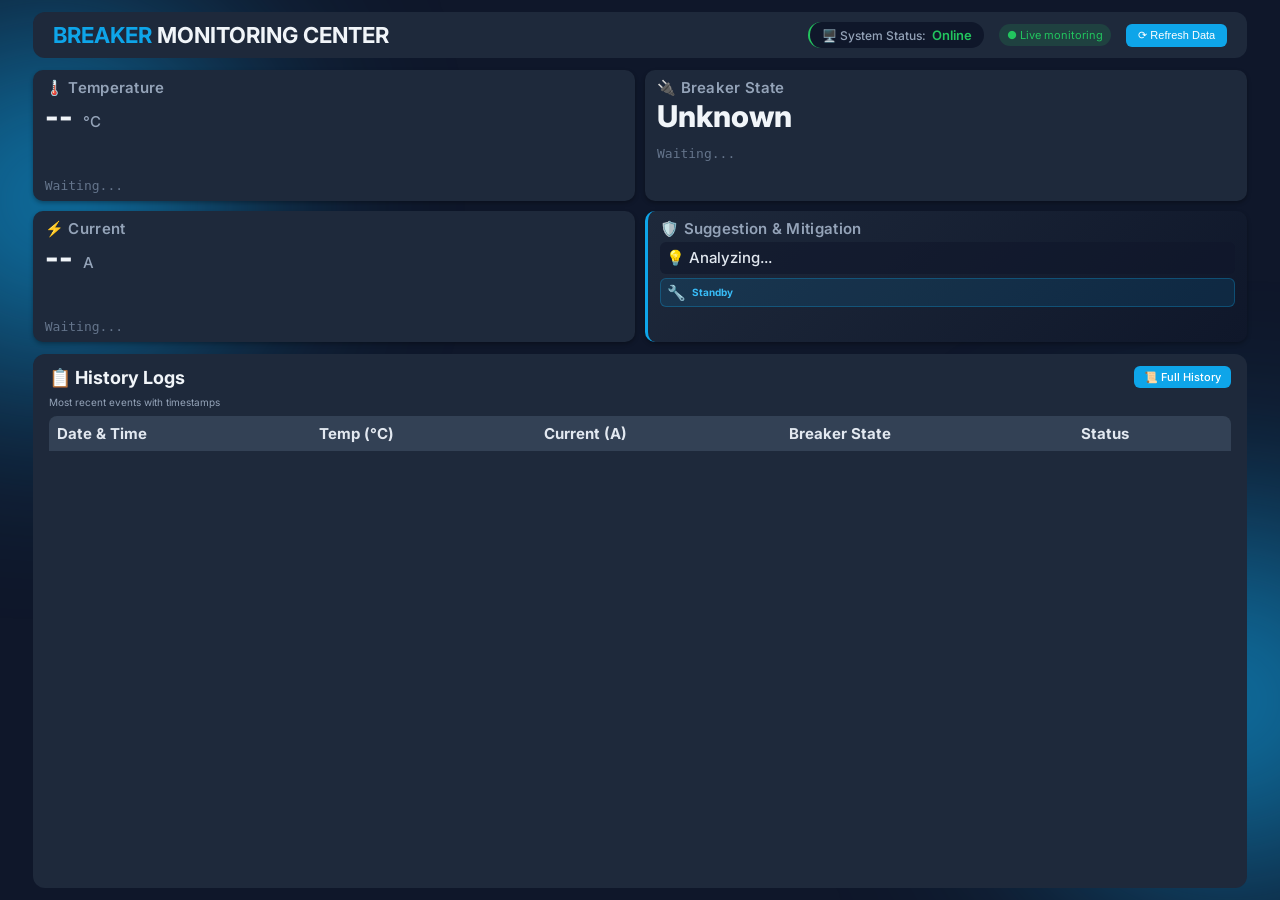
<file: templates/index.html>
<!DOCTYPE html>
<html lang="en">
<head> 
<meta charset="UTF-8" />
<meta name="viewport" content="width=device-width, initial-scale=1.0" />
<title>Breaker Monitoring Dashboard | Smart Mitigation</title>
<link rel="preconnect" href="https://fonts.googleapis.com">
<link rel="preconnect" href="https://fonts.gstatic.com" crossorigin>
<link href="https://fonts.googleapis.com/css2?family=Inter:wght@400;500;600;700&display=swap" rel="stylesheet">
<link rel="stylesheet" href="../static/style.css">
<link rel="stylesheet" href="../static/style.css">
    <link rel="manifest" href="/static/manifest.json">
</head>
<body>

<div class="bg-glow bg-glow--left"></div>
<div class="bg-glow bg-glow--right"></div>

<main class="dashboard">

  <!-- HEADER with System Status integrated -->
  <header class="dashboard-header card">
    <div class="title-block">
      <h1><span>BREAKER</span> MONITORING CENTER</h1>
    </div>
    <div class="header-actions">
      <div class="system-status-header">
        <span class="status-label">🖥️ System Status:</span>
        <span id="system-status-header" class="status-value-header">Online</span>
      </div>
      <p class="live-chip">● Live monitoring</p>
      <button id="refresh-btn" class="btn">⟳ Refresh Data</button>
    </div>
  </header>

  <!-- 2x2 GRID - Larger Fonts -->
  <section class="quad-grid">
    <!-- Temperature Card -->
    <article class="card compact-card">
      <div class="card-header">
        <p class="kpi__label">🌡️ Temperature</p>
      </div>
      <div class="card-body">
        <div class="value-row">
          <p class="kpi__value">
            <span id="temperature-value">--</span> 
            <span class="unit">°C</span>
          </p>
        </div>
        <div class="graph-container">
          <canvas id="tempGraph" width="300" height="50" class="line-graph"></canvas>
        </div>
        <p id="temperature-note" class="kpi__note">Waiting...</p>
      </div>
    </article>

    <!-- Breaker State Card -->
    <article class="card compact-card">
      <div class="card-header">
        <p class="kpi__label">🔌 Breaker State</p>
      </div>
      <div class="card-body">
        <div class="value-row">
          <p id="breaker-state" class="kpi__value state">Unknown</p>
        </div>
        <div class="breaker-status-indicator" id="breaker-indicator"></div>
        <p id="state-note" class="kpi__note">Waiting...</p>
      </div>
    </article>

    <!-- Current Card -->
    <article class="card compact-card">
      <div class="card-header">
        <p class="kpi__label">⚡ Current</p>
      </div>
      <div class="card-body">
        <div class="value-row">
          <p class="kpi__value">
            <span id="current-value">--</span>
            <span class="unit">A</span>
          </p>
        </div>
        <div class="graph-container">
          <canvas id="currentGraph" width="300" height="50" class="line-graph"></canvas>
        </div>
        <p id="current-note" class="kpi__note">Waiting...</p>
      </div>
    </article>

    <!-- Suggestion & Mitigation Card -->
    <article class="card compact-card mitigation-compact" id="mitigationCard">
      <div class="card-header">
        <p class="kpi__label">🛡️ Suggestion & Mitigation</p>
      </div>
      <div class="card-body">
        <div id="suggestion-main" class="suggestion-compact">
          💡 Analyzing...
        </div>
        <div id="mitigation-action-box" class="mitigation-action-compact">
          <span>🔧</span> 
          <strong id="action-text">Standby</strong>
        </div>
        <div id="risk-badge-container" class="risk-badge-compact"></div>
      </div>
    </article>
  </section>

  <!-- HISTORY TABLE -->
  <section class="history-row card">
    <div class="history__header">
      <h2>📋 History Logs</h2>
      <a href="full_history.html" class="btn btn-small">📜 Full History</a>
    </div>
    <p class="history-subtext">Most recent events with timestamps</p>
    <div class="table-wrap">
      <table>
        <thead>
          <tr>
            <th>Date & Time</th>
            <th>Temp (°C)</th>
            <th>Current (A)</th>
            <th>Breaker State</th>
            <th>Status</th>
          </tr>
        </thead>
        <tbody id="log-body"></tbody>
      </table>
    </div>
  </section>
</main>


<!-- Add this before closing </body> tag -->
<div id="alert-toast-container" style="position: fixed; top: 20px; right: 20px; z-index: 9999;"></div>

<script src="../static/dashboard.js"></script>
<script>
  if ('serviceWorker' in navigator) {
    window.addEventListener('load', () => {
      navigator.serviceWorker.register('/pwabuilder-sw.js');
    });
  }
</script>
</body>
</html>
</file>
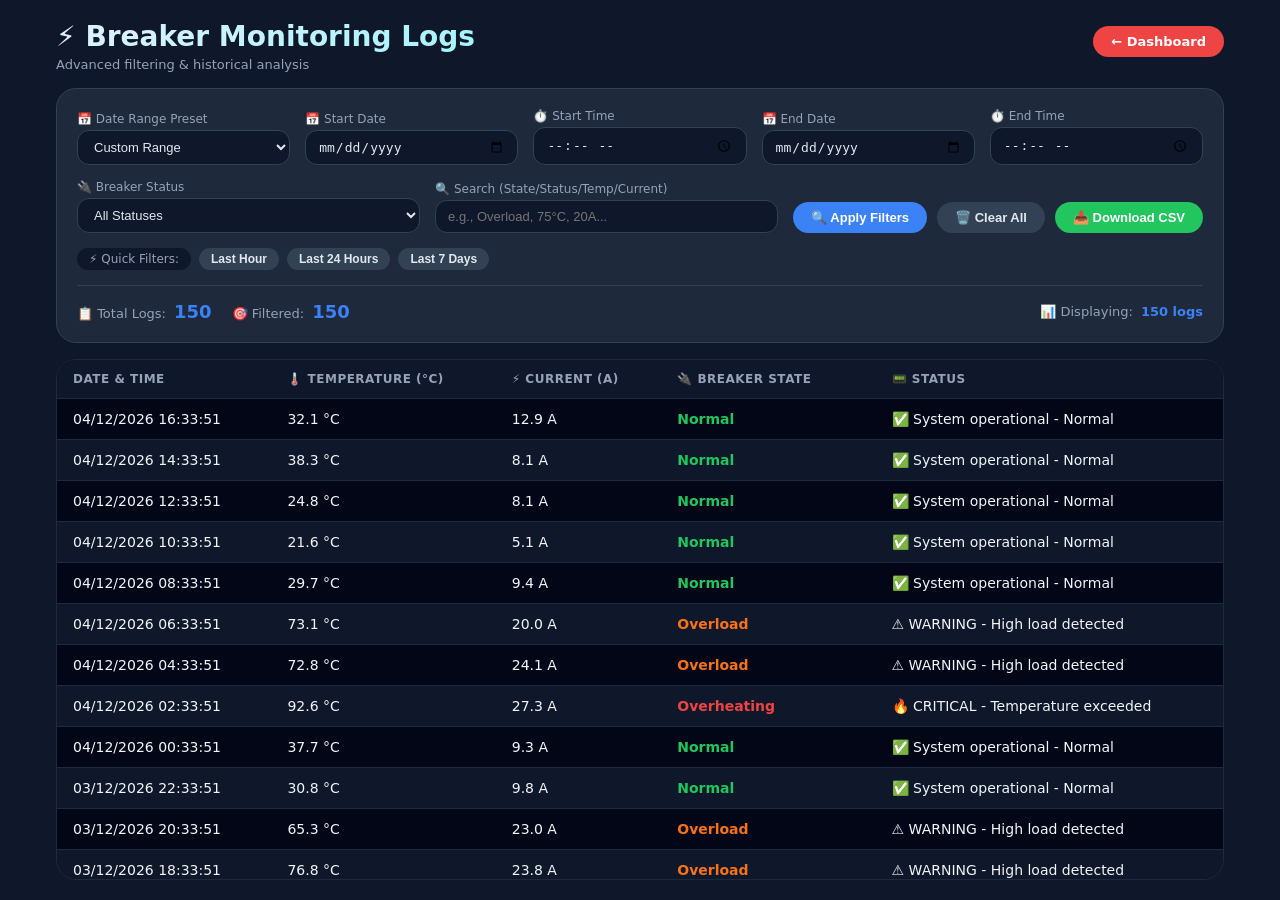
<file: templates/full_history.html>
<!DOCTYPE html>
<html lang="en">
<head>
  <meta charset="UTF-8" />
  <meta name="viewport" content="width=device-width, initial-scale=1.0, user-scalable=yes" />
  <title>Full History - Breaker Monitoring</title>
  <link rel="stylesheet" href="../static/history.css" />
</head>
<body>

<main class="dashboard card">

  <!-- HEADER -->
  <div class="history-header">
    <div>
      <h1>⚡ Breaker Monitoring Logs</h1>
      <p class="subtext">Advanced filtering & historical analysis</p>
    </div>
    <a href="index.html" class="btn-back">← Dashboard</a>
  </div>

  <!-- ENHANCED FILTER SECTION -->
  <div class="filter-section">
    <div class="filter-row">
      <div class="filter-group">
        <label>📅 Date Range Preset</label>
        <select id="dateRangePreset">
          <option value="custom">Custom Range</option>
          <option value="today">Today</option>
          <option value="yesterday">Yesterday</option>
          <option value="week">Last 7 Days</option>
          <option value="month">Last 30 Days</option>
          <option value="all">All Time</option>
        </select>
      </div>
      
      <div class="filter-group">
        <label>📅 Start Date</label>
        <input type="date" id="startDate" autocomplete="off">
      </div>
      
      <div class="filter-group">
        <label>⏱️ Start Time</label>
        <input type="time" id="startTime" autocomplete="off">
      </div>
      
      <div class="filter-group">
        <label>📅 End Date</label>
        <input type="date" id="endDate" autocomplete="off">
      </div>
      
      <div class="filter-group">
        <label>⏱️ End Time</label>
        <input type="time" id="endTime" autocomplete="off">
      </div>
    </div>
    
    <div class="filter-row">
      <div class="filter-group">
        <label>🔌 Breaker Status</label>
        <select id="statusFilter">
          <option value="all">All Statuses</option>
          <option value="normal">✅ Normal</option>
          <option value="warning">⚠️ Potential Overload</option>
          <option value="overload">🔴 Overload</option>
          <option value="danger">🔥 Overheating</option>
        </select>
      </div>
      
      <div class="filter-group">
        <label>🔍 Search (State/Status/Temp/Current)</label>
        <input type="text" id="searchInput" placeholder="e.g., Overload, 75°C, 20A..." autocomplete="off">
      </div>
      
      <div class="filter-actions">
        <button id="applyFiltersBtn" class="btn">🔍 Apply Filters</button>
        <button id="clearFiltersBtn" class="btn-secondary">🗑️ Clear All</button>
        <button id="downloadCsvBtn" class="btn-download">📥 Download CSV</button>
      </div>
    </div>
    
    <div class="quick-filters-enhanced">
      <span class="badge">⚡ Quick Filters:</span>
      <button id="quick1h" class="btn-secondary btn-small">Last Hour</button>
      <button id="quick24h" class="btn-secondary btn-small">Last 24 Hours</button>
      <button id="quick7d" class="btn-secondary btn-small">Last 7 Days</button>
    </div>
    
    <div class="stats-bar">
      <div class="stats-left">
        <div class="stat-item">
          <span>📋 Total Logs:</span>
          <span class="stat-value" id="total-count">0</span>
        </div>
        <div class="stat-item">
          <span>🎯 Filtered:</span>
          <span class="stat-value" id="filtered-count">0</span>
        </div>
      </div>
      <div class="stats-right">
        <div class="stat-item">
          <span>📊 Displaying:</span>
          <span id="filterStats" style="color: #3b82f6; font-weight: 600;">0 logs</span>
        </div>
      </div>
    </div>
  </div>

  <!-- LOG TABLE -->
  <div class="table-wrap">
     <table>
      <thead>
         <tr>
          <th>Date & Time</th>
          <th>🌡️ Temperature (°C)</th>
          <th>⚡ Current (A)</th>
          <th>🔌 Breaker State</th>
          <th>📟 Status</th>
         </tr>
      </thead>
      <tbody id="full-log-body"></tbody>
     </table>
  </div>

</main>

<script src="../static/full-history.js"></script>
</body>
</html>
</file>
<file: static/style.css>
/* ----------------------------
   General & Body
---------------------------- */
* {
  margin: 0;
  padding: 0;
  box-sizing: border-box;
}

body {
  font-family: 'Inter', sans-serif;
  background: #0f172a;
  color: #f1f5f9;
  margin: 0;
  padding: 0;
  height: 100vh;
  overflow: hidden;
}

/* ----------------------------
   Dashboard container
---------------------------- */
.dashboard {
  display: flex;
  flex-direction: column;
  gap: 12px;
  width: 98vw;
  max-width: 100vw;
  height: 100vh;
  margin: 0 auto;
  padding: 12px 20px;
  box-sizing: border-box;
  z-index: 1;
  position: relative;
}

/* ----------------------------
   Background Glow
---------------------------- */
.bg-glow {
  position: fixed;
  width: 300px;
  height: 300px;
  border-radius: 50%;
  filter: blur(120px);
  z-index: 0;
}
.bg-glow--left {
  background: #0ea5e9;
  top: 50px;
  left: -100px;
}
.bg-glow--right {
  background: #0ea5e9;
  bottom: 50px;
  right: -100px;
}

/* ----------------------------
   Header with System Status
---------------------------- */
.dashboard-header {
  display: flex;
  justify-content: space-between;
  align-items: center;
  width: 100%;
  padding: 10px 20px;
  box-sizing: border-box;
  background: #1e293b;
  border-radius: 12px;
  flex-shrink: 0;
}
.title-block h1 {
  font-size: 22px;
  margin: 0;
}
.title-block h1 span {
  color: #0ea5e9;
}
.header-actions {
  display: flex;
  align-items: center;
  gap: 15px;
}
.system-status-header {
  display: flex;
  align-items: center;
  gap: 6px;
  background: #0f172a;
  padding: 5px 12px;
  border-radius: 30px;
  border-left: 2px solid #22c55e;
}
.status-label {
  font-size: 12px;
  color: #94a3b8;
  font-weight: 500;
}
.status-value-header {
  font-size: 13px;
  font-weight: 600;
  color: #22c55e;
}
.live-chip {
  font-size: 11px;
  color: #22c55e;
  background: rgba(34,197,94,0.15);
  padding: 4px 8px;
  border-radius: 20px;
}
.btn {
  background: #0ea5e9;
  border: none;
  color: white;
  padding: 5px 12px;
  border-radius: 6px;
  cursor: pointer;
  font-weight: 500;
  transition: background 0.2s;
  text-decoration: none;
  display: inline-block;
  font-size: 11px;
}
.btn:hover {
  background: #0284c7;
}
.btn-small {
  padding: 4px 10px;
  font-size: 11px;
}

/* ----------------------------
   MINIMIZED 2x2 GRID - Very Compact
---------------------------- */
.quad-grid {
  display: grid;
  grid-template-columns: 1fr 1fr;
  gap: 10px;
  width: 100%;
  flex-shrink: 0;
}

/* Ultra Compact Card Styling */
.compact-card {
  background: #1e293b;
  padding: 8px 12px;
  border-radius: 10px;
  box-shadow: 0 2px 4px rgba(0, 0, 0, 0.3);
  position: relative;
  z-index: 1;
  transition: transform 0.2s ease, box-shadow 0.2s ease;
  display: flex;
  flex-direction: column;
  gap: 4px;
}
.compact-card:hover {
  transform: translateY(-1px);
  box-shadow: 0 4px 8px rgba(244, 114, 182, 0.25);
}

.card-header {
  margin-bottom: 0;
}
.card-body {
  display: flex;
  flex-direction: column;
  gap: 4px;
}

.kpi__label {
  font-size: 15px;
  color: #94a3b8;
  font-weight: 600;
  letter-spacing: 0.3px;
}
.value-row {
  display: flex;
  align-items: baseline;
}
.kpi__value {
  font-size: 30px;
  font-weight: 800;
  line-height: 1;
}
.unit {
  font-size: 15px;
  color: #94a3b8;
  font-weight: 500;
  margin-left: 4px;
}
.kpi__note {
  font-size: 13px;
  color: #64748b;
  margin-top: 0;
  font-family: monospace;
}

/* Minimal Line Graph Containers - Smaller */
.graph-container {
  width: 100%;
  height: 35px;
  margin: 2px 0;
  position: relative;
}

.line-graph {
  width: 100%;
  height: 100%;
  display: block;
}

/* Breaker state colors */
.state.Normal { color: #22c55e; font-size: 28px; }
.state.Overload { color: #f87171; font-size: 28px; }
.state.Potential\ Overload { color: #fbbf24; font-size: 28px; }
.state.Overheating { color: #f43f5e; font-size: 28px; }

.breaker-status-indicator {
  width: 100%;
  height: 3px;
  border-radius: 3px;
  margin: 2px 0;
  transition: all 0.3s ease;
}
.breaker-status-indicator.normal-bg { background: #22c55e; }
.breaker-status-indicator.overload-bg { background: #f87171; }
.breaker-status-indicator.potential-bg { background: #fbbf24; }
.breaker-status-indicator.overheating-bg { background: #f43f5e; }

/* Compact Mitigation Card - Tighter */
.mitigation-compact {
  background: linear-gradient(135deg, #1e293b 0%, #0f172a 100%);
  border-left: 3px solid #0ea5e9;
}
.suggestion-compact {
  font-size: 15px;
  font-weight: 500;
  line-height: 1.3;
  color: #e2e8f0;
  background: rgba(15, 23, 42, 0.6);
  padding: 6px;
  border-radius: 6px;
  margin: 0;
}
.mitigation-action-compact {
  font-size: 15px;
  background: rgba(14, 165, 233, 0.12);
  padding: 4px 6px;
  border-radius: 6px;
  display: flex;
  align-items: center;
  gap: 6px;
  border: 1px solid rgba(14, 165, 233, 0.3);
}
.mitigation-action-compact strong {
  color: #38bdf8;
  font-weight: 700;
  font-size: 10px;
}
.risk-badge-compact {
  display: inline-block;
  align-self: flex-start;
  font-size: 8px;
  font-weight: 700;
  padding: 2px 6px;
  border-radius: 20px;
  margin-top: 2px;
}
.risk-high { background: #7f1a1a; color: #fecaca; }
.risk-mid { background: #854d0e; color: #fef9c3; }
.risk-normal { background: #1e293b; color: #94a3b8; border: 1px solid #3b82f6; }

/* ----------------------------
   HISTORY TABLE - Maximized for visibility
---------------------------- */
.history-row {
  flex: 1;
  display: flex;
  flex-direction: column;
  width: 100%;
  padding: 12px 16px;
  box-sizing: border-box;
  min-height: 0;
  overflow: hidden;
  background: #1e293b;
  border-radius: 12px;
}
.history__header {
  display: flex;
  justify-content: space-between;
  align-items: center;
  margin-bottom: 8px;
  flex-shrink: 0;
}
.history__header h2 {
  font-size: 18px;
  font-weight: 700;
  color: #f1f5f9;
}
.history-subtext {
  font-size: 10px;
  color: #94a3b8;
  margin-bottom: 8px;
  flex-shrink: 0;
}
.table-wrap {
  overflow-y: auto;
  flex: 1;
  border-radius: 8px;
  scrollbar-width: thin;
}
.table-wrap::-webkit-scrollbar {
  width: 5px;
  background: #334155;
}
.table-wrap::-webkit-scrollbar-thumb {
  background: #0ea5e9;
  border-radius: 10px;
}
table {
  width: 100%;
  border-collapse: collapse;
  font-size: 15px;
}
th, td {
  padding: 8px 8px;
  text-align: left;
}
th {
  background: #334155;
  color: #e2e8f0;
  position: sticky;
  top: 0;
  z-index: 2;
  font-weight: 700;
  font-size: 15px;
}
tr:nth-child(even) { background: #1e293b; }
tr:nth-child(odd) { background: #1f2937; }
td {
  color: #f1f5f9;
  font-size: 15px;
  font-weight: 500;
}
</file>
<file: static/history.css>
/* ----------------------------
   Full History Page - Enhanced with CSV Download
---------------------------- */
* {
  margin: 0;
  padding: 0;
  box-sizing: border-box;
}

body {
  font-family: 'Inter', system-ui, -apple-system, 'Segoe UI', Roboto, sans-serif;
  background: #0f172a;
  color: #f1f5f9;
  height: 100vh;
  overflow: hidden;
}

/* Dashboard Container */
.dashboard {
  display: flex;
  flex-direction: column;
  height: 100vh;
  width: 95%;
  max-width: 1600px;
  margin: 0 auto;
  padding: 20px 24px;
  gap: 16px;
  overflow: hidden;
}

/* HEADER */
.history-header {
  display: flex;
  justify-content: space-between;
  align-items: baseline;
  flex-wrap: wrap;
  gap: 12px;
  flex-shrink: 0;
}

.history-header h1 {
  font-size: 28px;
  font-weight: 600;
  margin: 0;
  background: linear-gradient(135deg, #e0f2fe 0%, #a5f3fc 100%);
  background-clip: text;
  -webkit-background-clip: text;
  color: transparent;
}

.subtext {
  font-size: 13px;
  color: #94a3b8;
  margin-top: 4px;
}

.btn-back {
  background: #ef4444;
  color: white;
  text-decoration: none;
  padding: 8px 18px;
  border-radius: 40px;
  font-weight: 600;
  font-size: 13px;
  transition: all 0.2s ease;
  display: inline-flex;
  align-items: center;
  gap: 6px;
}

.btn-back:hover {
  background: #dc2626;
  transform: scale(0.97);
}

/* Enhanced Filter Section */
.filter-section {
  background: #1e293b;
  border-radius: 20px;
  padding: 20px;
  flex-shrink: 0;
  border: 1px solid #334155;
}

.filter-row {
  display: flex;
  flex-wrap: wrap;
  gap: 15px;
  align-items: flex-end;
  margin-bottom: 15px;
}

.filter-group {
  display: flex;
  flex-direction: column;
  flex: 1;
  min-width: 140px;
}

.filter-group label {
  font-size: 12px;
  font-weight: 500;
  color: #94a3b8;
  margin-bottom: 4px;
}

.filter-group input,
.filter-group select {
  background: #0f172a;
  border: 1px solid #334155;
  color: #e2e8f0;
  padding: 8px 12px;
  border-radius: 12px;
  font-size: 13px;
  transition: all 0.2s;
}

.filter-group input:focus,
.filter-group select:focus {
  outline: none;
  border-color: #3b82f6;
  box-shadow: 0 0 0 2px rgba(59, 130, 246, 0.3);
}

.filter-actions {
  display: flex;
  gap: 10px;
  align-items: center;
}

/* Buttons */
button {
  border: none;
  padding: 8px 18px;
  border-radius: 40px;
  cursor: pointer;
  font-weight: 600;
  font-size: 13px;
  transition: all 0.2s ease;
  display: inline-flex;
  align-items: center;
  gap: 6px;
}

.btn {
  background: #3b82f6;
  color: white;
}

.btn:hover {
  background: #2563eb;
  transform: translateY(-1px);
}

.btn-secondary {
  background: #334155;
  color: #e2e8f0;
}

.btn-secondary:hover {
  background: #475569;
  transform: translateY(-1px);
}

.btn-download {
  background: #22c55e;
  color: white;
}

.btn-download:hover {
  background: #16a34a;
  transform: translateY(-1px);
}

.btn-small {
  padding: 4px 12px;
  font-size: 12px;
}

.badge {
  background: #0f172a;
  padding: 4px 12px;
  border-radius: 20px;
  font-size: 12px;
  color: #94a3b8;
}

/* Quick filters */
.quick-filters-enhanced {
  display: flex;
  flex-wrap: wrap;
  gap: 8px;
  margin-bottom: 15px;
  align-items: center;
}

/* Stats Bar */
.stats-bar {
  display: flex;
  justify-content: space-between;
  align-items: center;
  margin-top: 15px;
  padding-top: 15px;
  border-top: 1px solid #334155;
}

.stats-left, .stats-right {
  display: flex;
  gap: 20px;
  align-items: center;
}

.stat-item {
  display: flex;
  align-items: baseline;
  gap: 8px;
  font-size: 13px;
  color: #94a3b8;
}

.stat-value {
  color: #3b82f6;
  font-weight: 700;
  font-size: 18px;
}

/* TABLE WRAPPER */
.table-wrap {
  flex: 1;
  overflow-y: auto;
  border-radius: 20px;
  border: 1px solid #1e293b;
  background: #020617;
}

/* Table styles */
table {
  width: 100%;
  border-collapse: collapse;
  font-size: 14px;
  min-width: 580px;
}

th, td {
  padding: 12px 16px;
  text-align: left;
  border-bottom: 1px solid #1e2a3e;
}

th {
  background: #0f172a;
  color: #94a3b8;
  position: sticky;
  top: 0;
  z-index: 15;
  font-weight: 600;
  text-transform: uppercase;
  font-size: 12px;
  letter-spacing: 0.5px;
}

tr:nth-child(even) {
  background: #0f172a;
}

tr:nth-child(odd) {
  background: #020617;
}

tr:hover {
  background: #1e293b;
  transition: 0.1s;
}

/* Status color classes */
.state-normal {
  color: #22c55e;
  font-weight: 600;
}

.state-warning {
  color: #eab308;
  font-weight: 600;
}

.state-overload {
  color: #f97316;
  font-weight: 600;
}

.state-danger {
  color: #ef4444;
  font-weight: 600;
}

/* Scrollbar */
.table-wrap::-webkit-scrollbar {
  width: 6px;
  height: 6px;
}

.table-wrap::-webkit-scrollbar-track {
  background: #020617;
  border-radius: 10px;
}

.table-wrap::-webkit-scrollbar-thumb {
  background: #334155;
  border-radius: 10px;
}

.table-wrap::-webkit-scrollbar-thumb:hover {
  background: #3b82f6;
}

/* Empty state */
.empty-row td {
  text-align: center;
  padding: 48px;
  color: #64748b;
  font-style: italic;
}

/* Toast notification */
.toast {
  position: fixed;
  bottom: 20px;
  right: 20px;
  background: #22c55e;
  color: white;
  padding: 12px 20px;
  border-radius: 12px;
  font-size: 14px;
  font-weight: 500;
  z-index: 1000;
  animation: slideIn 0.3s ease;
  box-shadow: 0 4px 12px rgba(0,0,0,0.3);
}

@keyframes slideIn {
  from {
    transform: translateX(100%);
    opacity: 0;
  }
  to {
    transform: translateX(0);
    opacity: 1;
  }
}

/* Responsive */
@media (max-width: 768px) {
  .dashboard {
    padding: 12px;
    width: 100%;
  }
  
  .filter-section {
    padding: 12px;
  }
  
  .filter-row {
    flex-direction: column;
  }
  
  .filter-group {
    width: 100%;
  }
  
  .stats-bar {
    flex-direction: column;
    gap: 10px;
    align-items: stretch;
  }
  
  .stats-left, .stats-right {
    justify-content: space-between;
  }
  
  th, td {
    padding: 8px 12px;
  }
}
</file>
